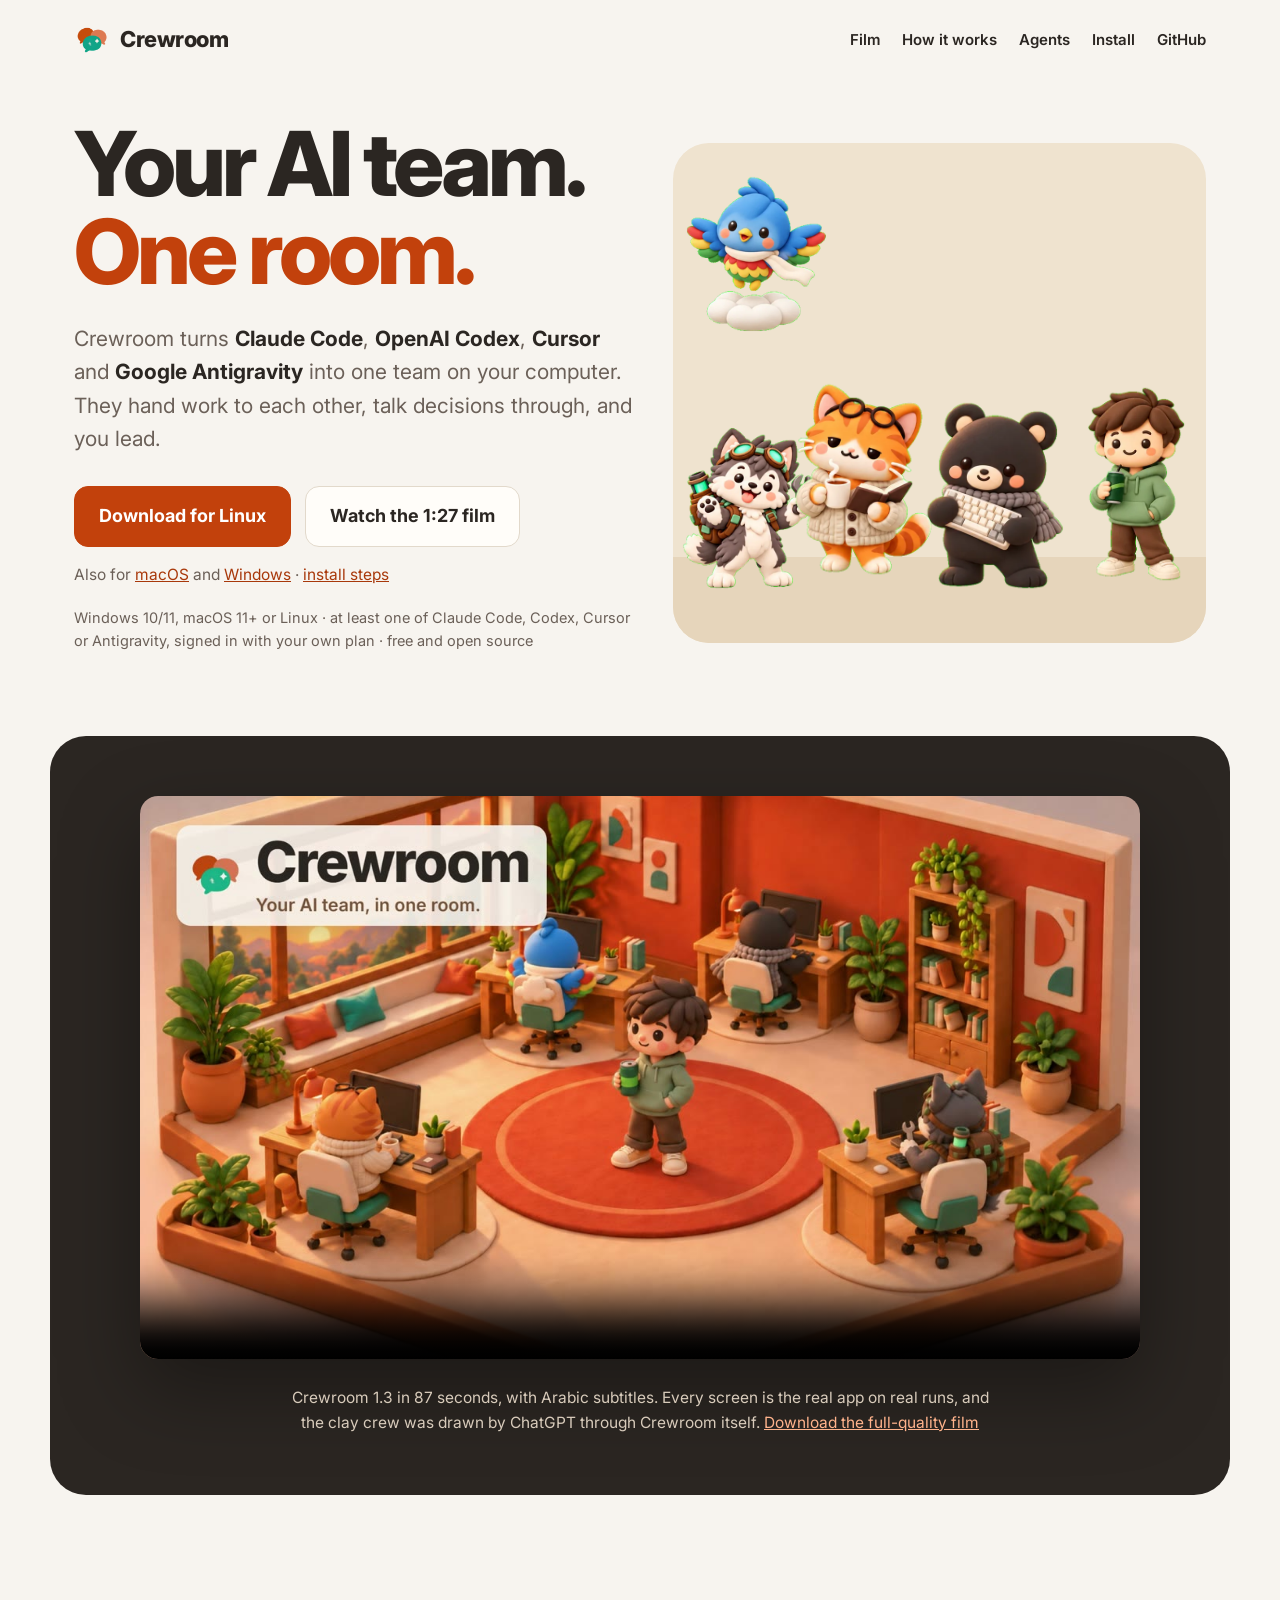
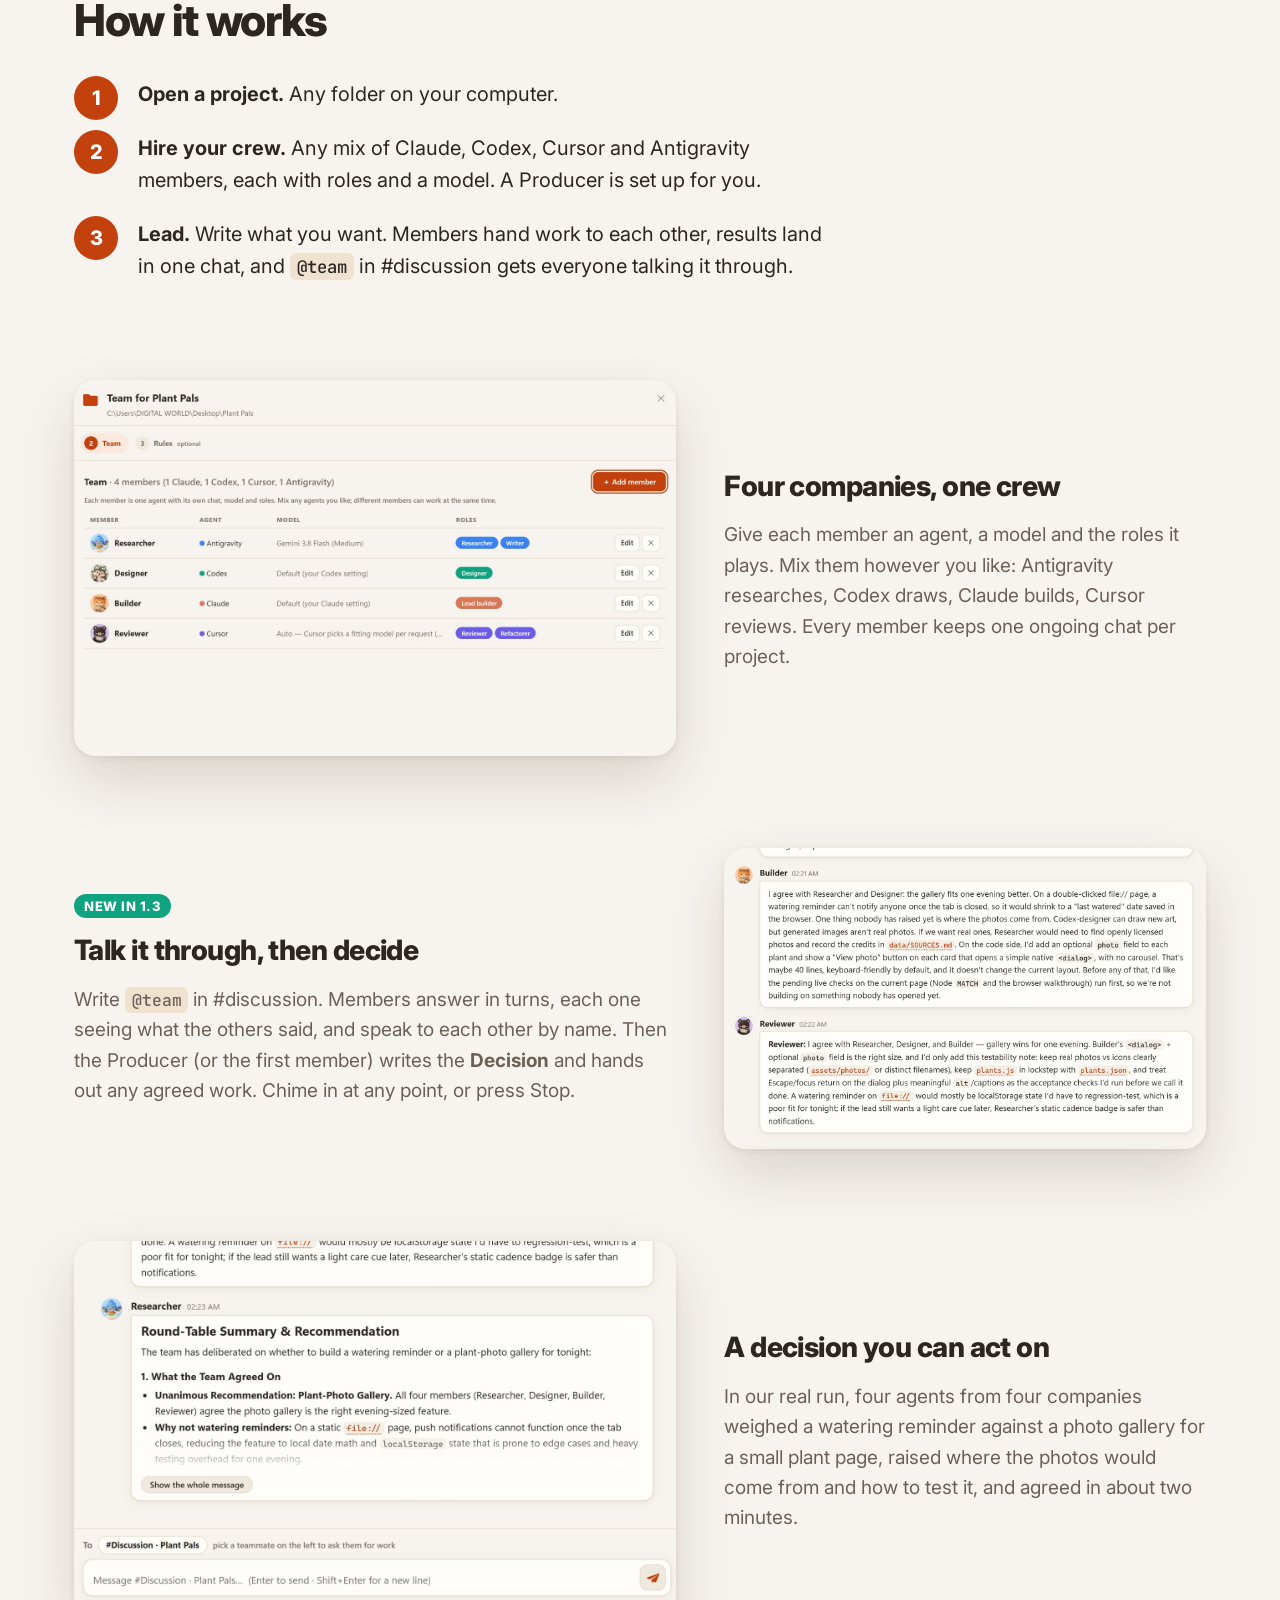
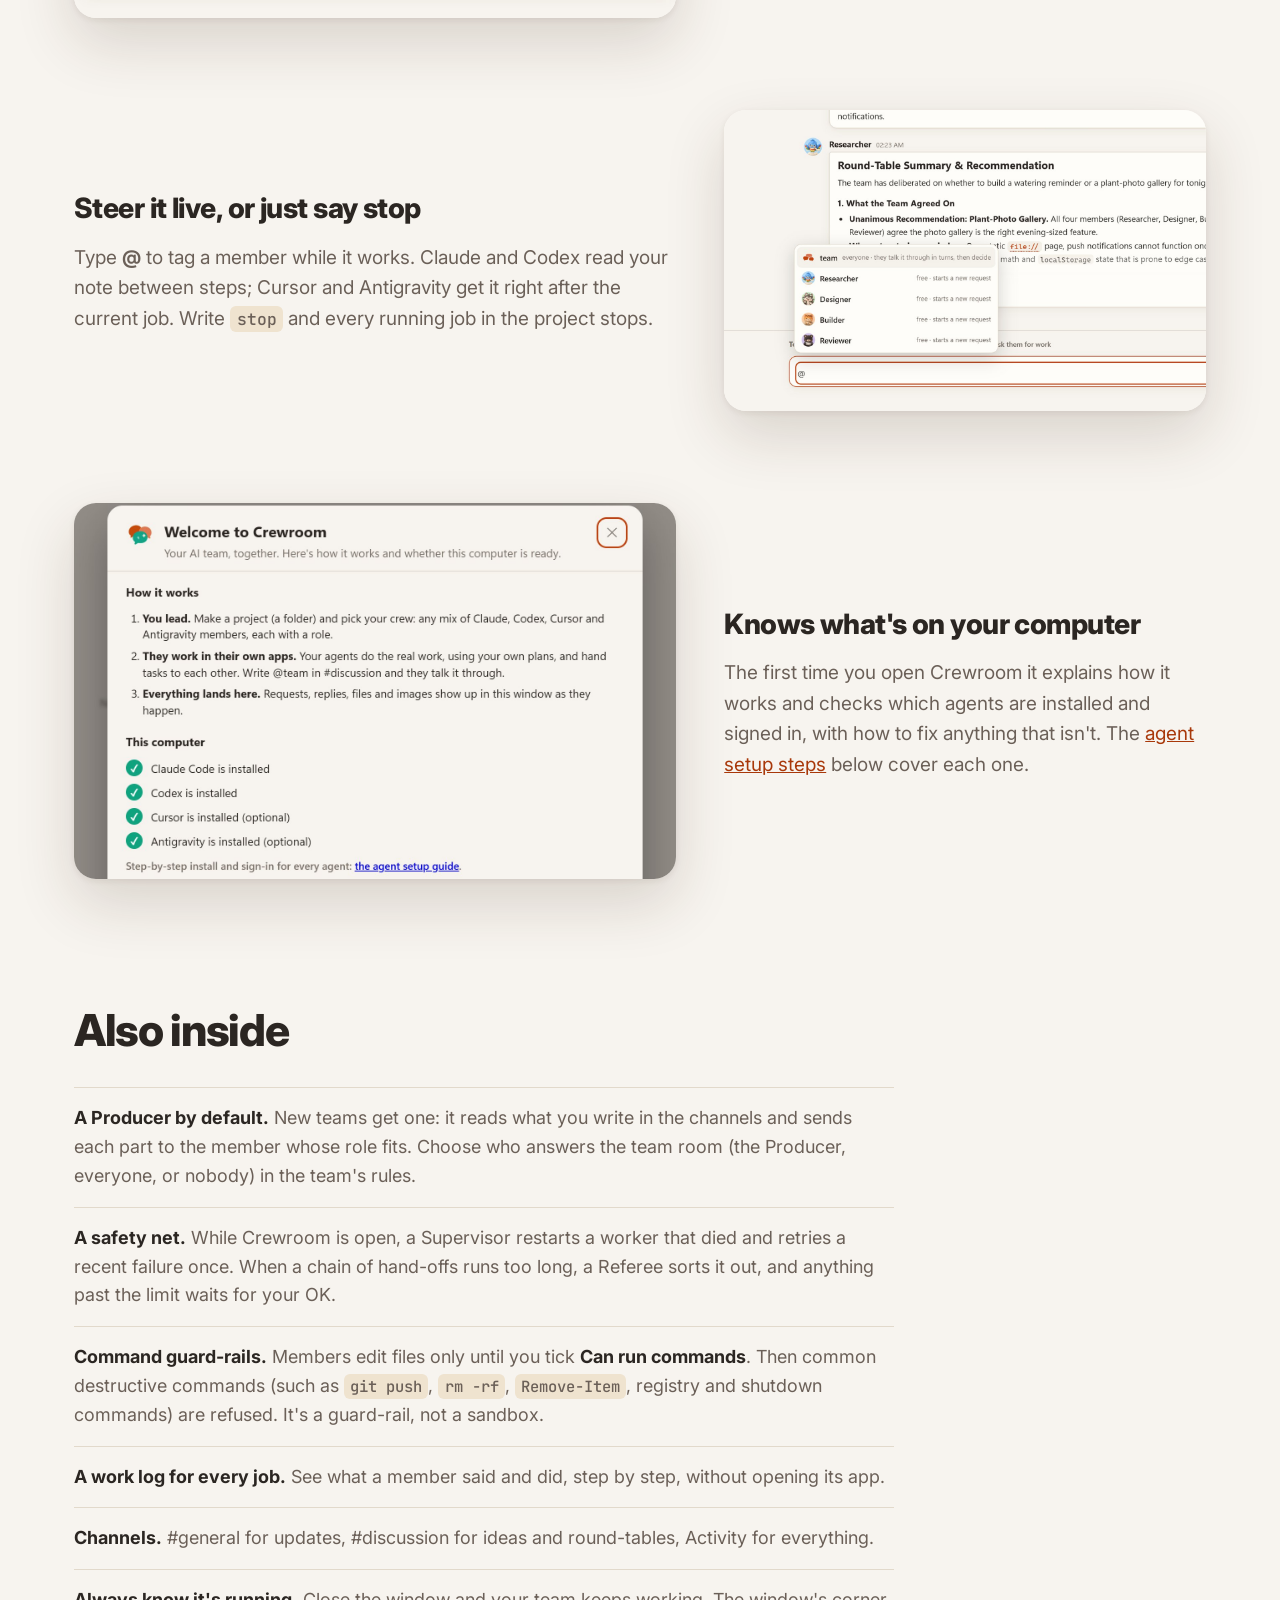
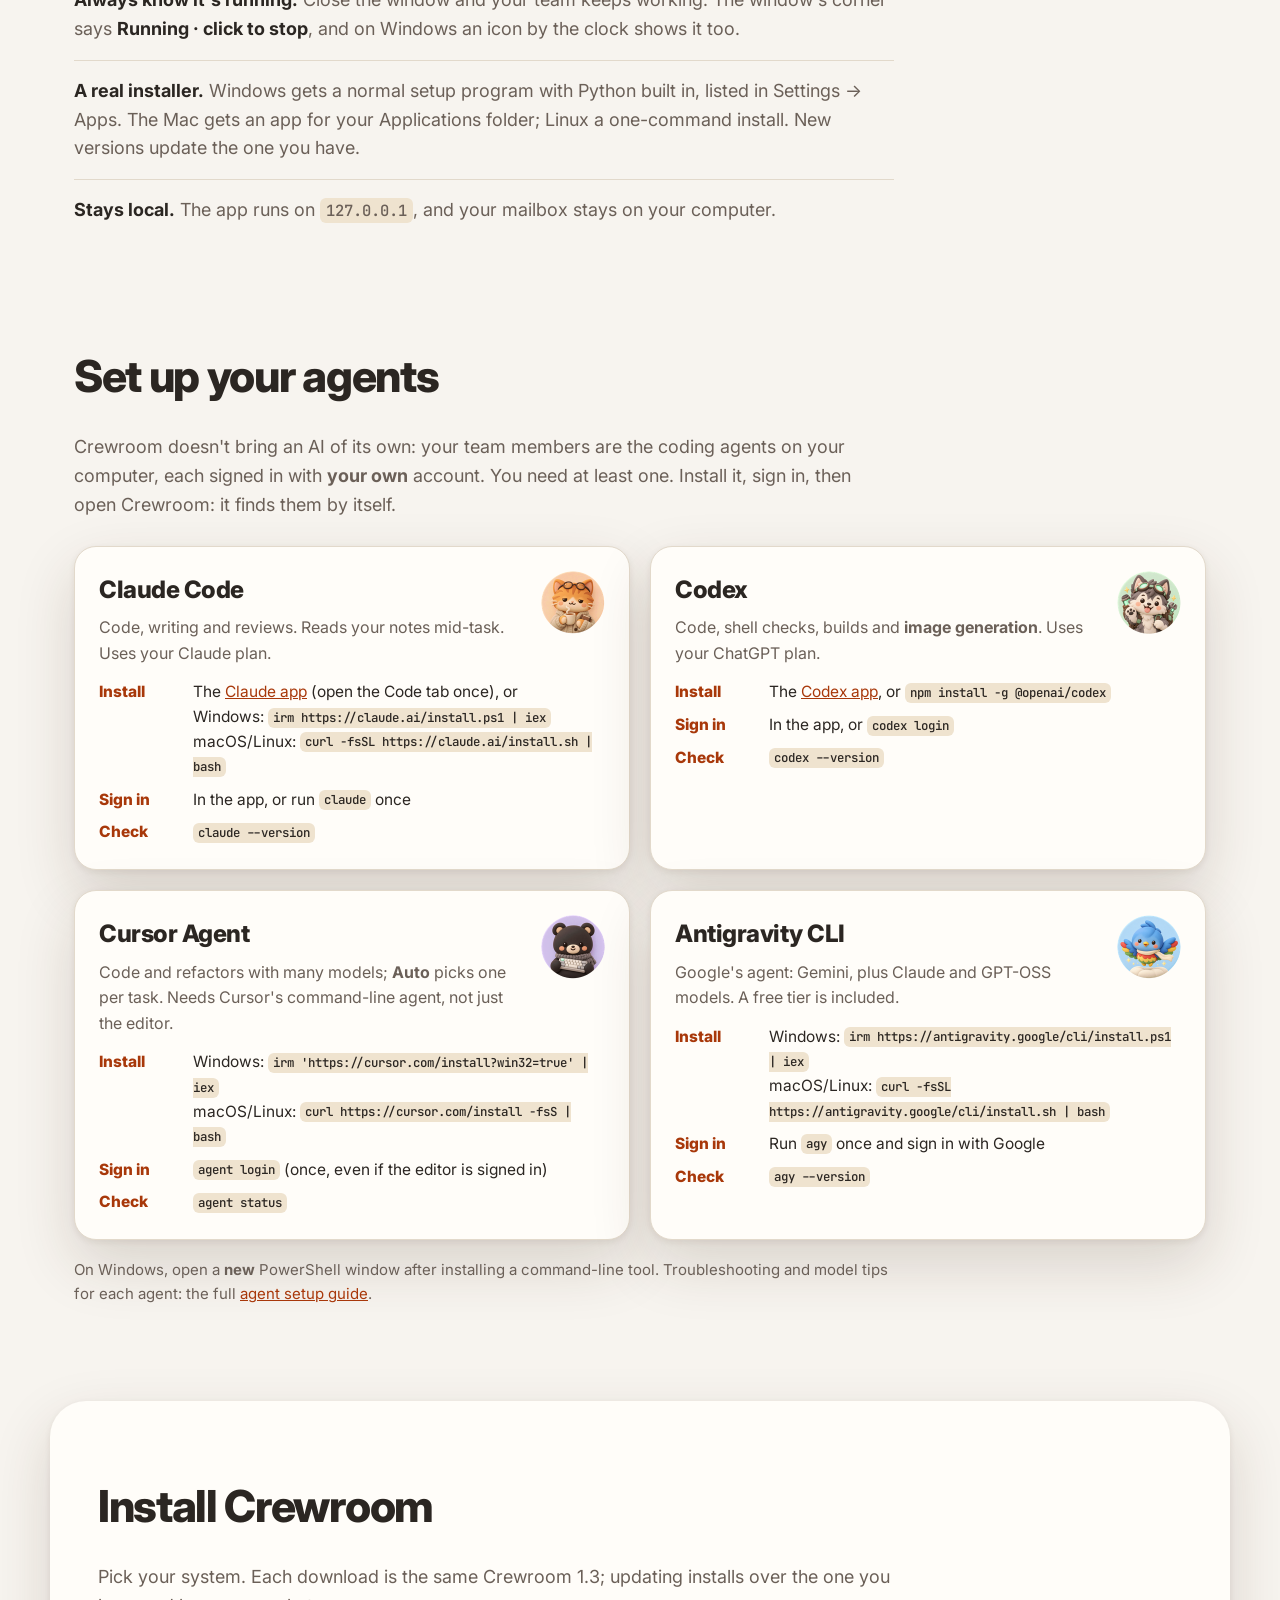
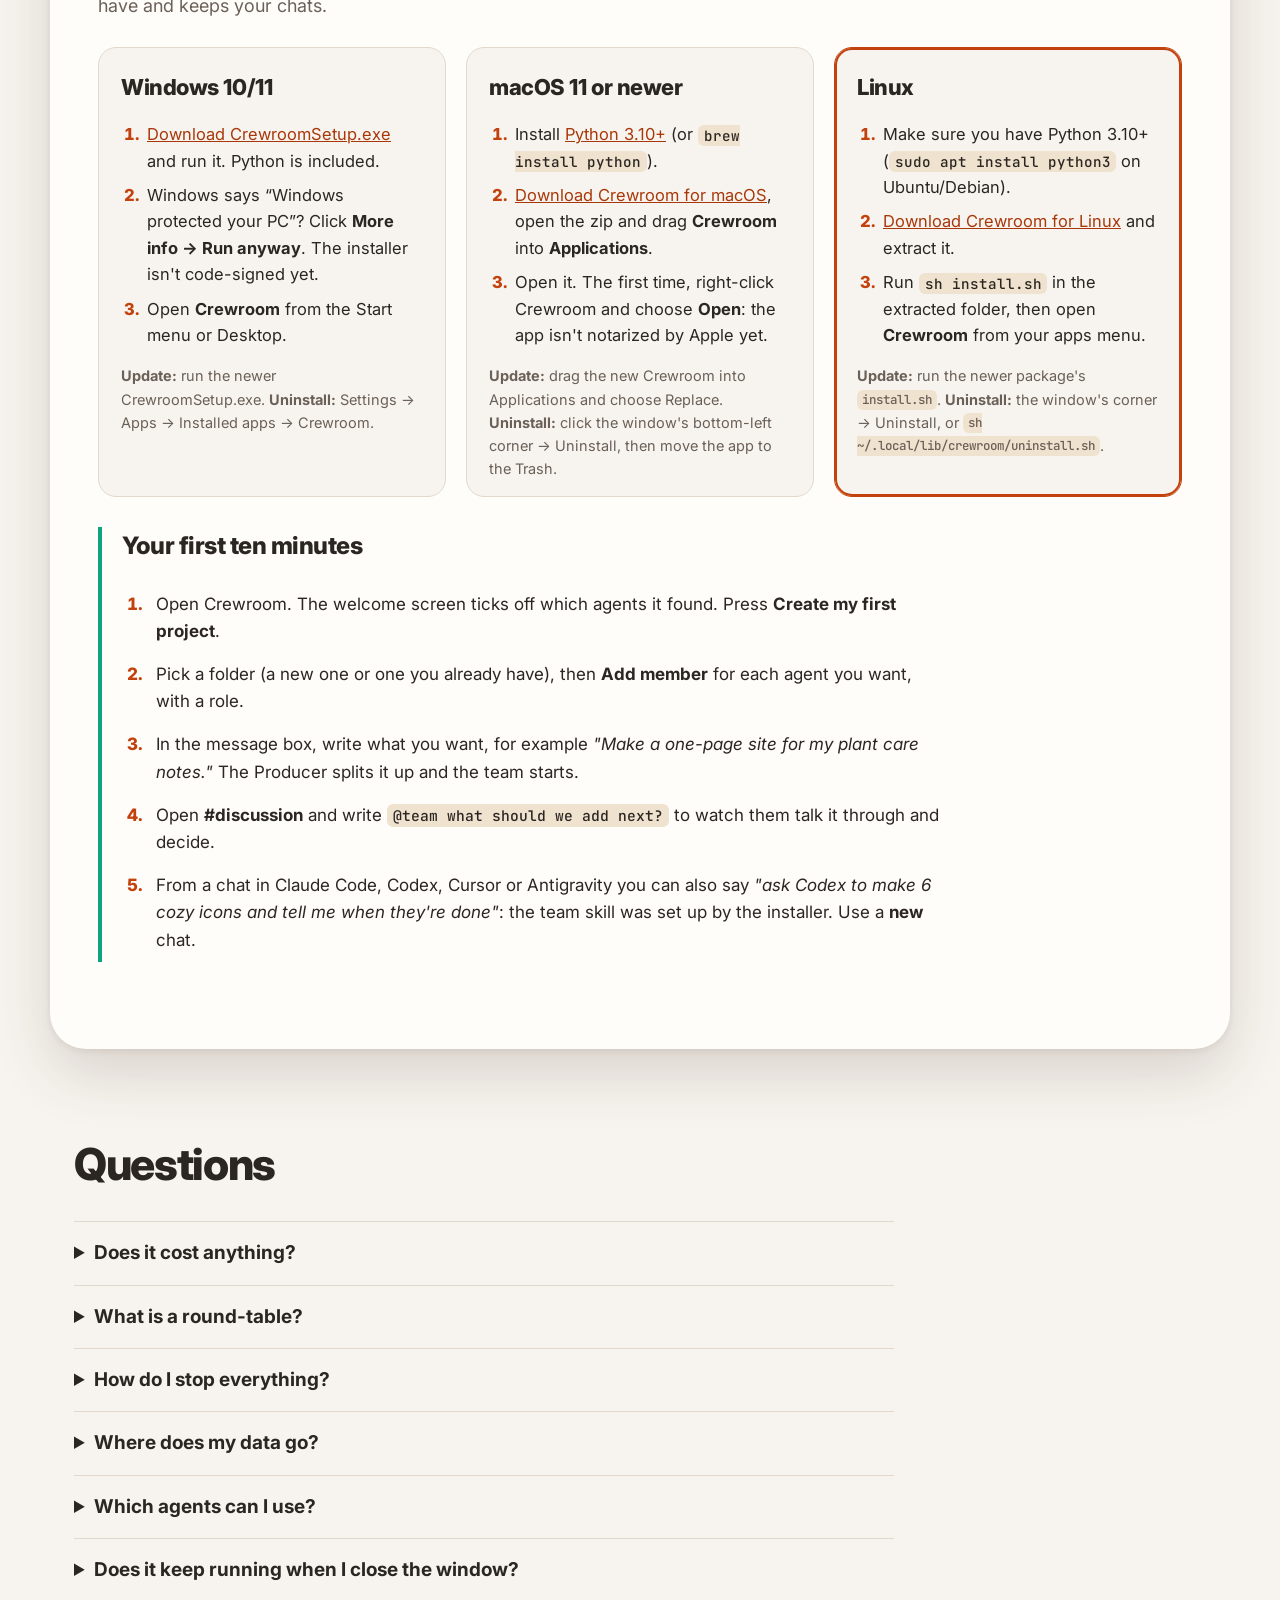
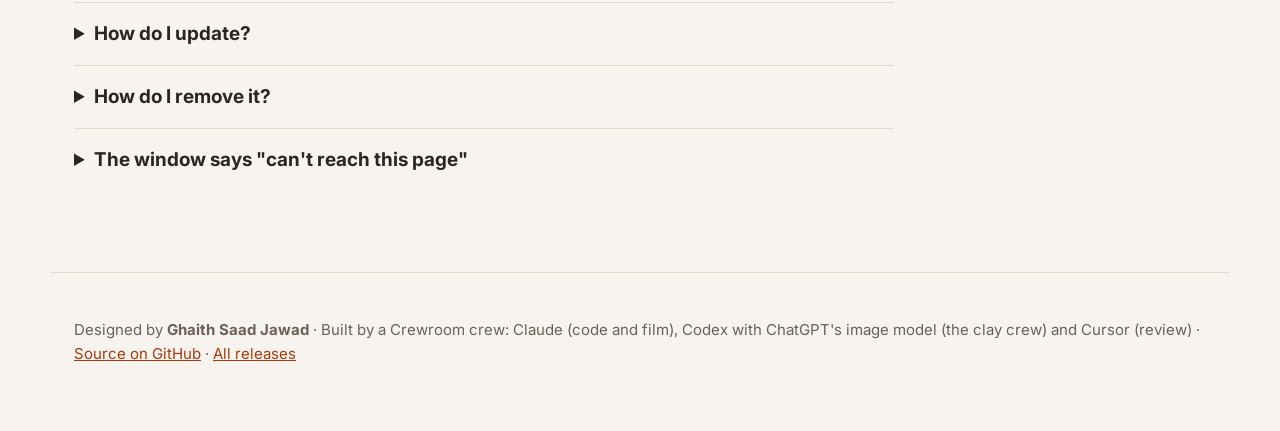
<file: docs/index.html>
<!doctype html>
<html lang="en">
<head>
  <meta charset="utf-8">
  <meta name="viewport" content="width=device-width, initial-scale=1">
  <title>Crewroom: your AI team, in one room</title>
  <meta name="description" content="Crewroom turns Claude Code, OpenAI Codex, Cursor and Google Antigravity into one team on your computer: Windows, macOS or Linux. They hand work to each other, talk decisions through, and you lead.">
  <link rel="canonical" href="https://karthus3560.github.io/crewroom/">
  <meta property="og:type" content="website">
  <meta property="og:site_name" content="Crewroom">
  <meta property="og:title" content="Crewroom: your AI team. One room.">
  <meta property="og:description" content="Claude, Codex, Cursor and Antigravity as one team on your computer. They hand work to each other, talk it through, and you lead.">
  <meta property="og:url" content="https://karthus3560.github.io/crewroom/">
  <meta property="og:image" content="https://karthus3560.github.io/crewroom/assets/share-cover.png">
  <meta property="og:image:width" content="1200">
  <meta property="og:image:height" content="630">
  <meta property="og:image:alt" content="The clay crew (a cat, a husky, a bear, a rainbow bird and a boy in a green hoodie) around a laptop, next to the words Crewroom: your AI team, one room.">
  <meta name="twitter:card" content="summary_large_image">
  <meta name="twitter:image" content="https://karthus3560.github.io/crewroom/assets/share-cover.png">
  <meta name="theme-color" content="#f7f4ef">
  <meta name="color-scheme" content="light">
  <link rel="icon" href="assets/icon.png">
  <link rel="preconnect" href="https://fonts.googleapis.com">
  <link rel="preconnect" href="https://fonts.gstatic.com" crossorigin>
  <link href="https://fonts.googleapis.com/css2?family=Inter:wght@400;500;600;700;800&family=JetBrains+Mono:wght@500&display=swap" rel="stylesheet">
  <link rel="stylesheet" href="styles.css">
</head>
<body>
  <a class="skip" href="#install">Skip to install</a>
  <header class="top">
    <a class="brand" href="#"><img src="assets/logo-mark.png" alt="" width="36" height="36">Crewroom</a>
    <nav><a href="#video">Film</a><a href="#how">How it works</a><a href="#agents">Agents</a><a href="#install">Install</a><a href="https://github.com/Karthus3560/crewroom">GitHub</a></nav>
  </header>

  <main>
    <section class="hero">
      <div class="hero-text">
        <h1>Your AI team.<br><em>One room.</em></h1>
        <p class="lede">Crewroom turns <b>Claude Code</b>, <b>OpenAI Codex</b>, <b>Cursor</b> and <b>Google Antigravity</b> into one team on your computer. They hand work to each other, talk decisions through, and you lead.</p>
        <div class="cta">
          <a class="btn primary" id="download" href="https://github.com/Karthus3560/crewroom/releases/latest/download/CrewroomSetup.exe">Download for Windows</a>
          <a class="btn" href="#video">Watch the 1:27 film</a>
        </div>
        <p class="platforms">Also for <a href="https://github.com/Karthus3560/crewroom/releases/latest/download/Crewroom-macOS.zip" data-os="mac">macOS</a> and <a href="https://github.com/Karthus3560/crewroom/releases/latest/download/crewroom-linux.tar.gz" data-os="linux">Linux</a> · <a href="#install">install steps</a></p>
        <p class="needs">Windows 10/11, macOS 11+ or Linux · at least one of Claude Code, Codex, Cursor or Antigravity, signed in with your own plan · free and open source</p>
      </div>
      <div class="hero-crew" aria-label="The clay crew: Antigravity, Codex, Claude, Cursor and you">
        <span class="sprite antigravity" role="img" aria-label="A rainbow bird (Antigravity) flapping on a cloud"></span>
        <span class="sprite codex" role="img" aria-label="A husky (Codex) waving a wrench"></span>
        <span class="sprite claude" role="img" aria-label="A cat (Claude) sipping coffee over a book"></span>
        <span class="sprite cursor" role="img" aria-label="A black bear (Cursor) typing on a keyboard"></span>
        <span class="sprite you" role="img" aria-label="You, the lead, a boy in a green hoodie, waving"></span>
      </div>
    </section>

    <section id="video" class="video-band">
      <video controls preload="metadata" poster="assets/video-poster.jpg" playsinline>
        <source src="assets/crewroom-720p.mp4" type="video/mp4">
        <track kind="subtitles" src="assets/crewroom-en.vtt" srclang="en" label="English">
      </video>
      <p class="caption">Crewroom 1.3 in 87 seconds, with Arabic subtitles. Every screen is the real app on real runs, and the clay crew was drawn by ChatGPT through Crewroom itself. <a href="https://github.com/Karthus3560/crewroom/releases/latest/download/crewroom-launch.mp4">Download the full-quality film</a></p>
    </section>

    <section id="how" class="how">
      <h2>How it works</h2>
      <ol class="steps">
        <li><b>Open a project.</b> Any folder on your computer.</li>
        <li><b>Hire your crew.</b> Any mix of Claude, Codex, Cursor and Antigravity members, each with roles and a model. A Producer is set up for you.</li>
        <li><b>Lead.</b> Write what you want. Members hand work to each other, results land in one chat, and <code>@team</code> in #discussion gets everyone talking it through.</li>
      </ol>
    </section>

    <section class="story">
      <div class="shot"><img src="assets/shots/team.jpg" alt="The team dialog for a project called Plant Pals: four members, a Researcher on Antigravity, a Designer on Codex, a Builder on Claude and a Reviewer on Cursor, each with a model and roles"></div>
      <div class="words">
        <h3>Four companies, one crew</h3>
        <p>Give each member an agent, a model and the roles it plays. Mix them however you like: Antigravity researches, Codex draws, Claude builds, Cursor reviews. Every member keeps one ongoing chat per project.</p>
      </div>
    </section>

    <section class="story flip">
      <div class="shot"><img src="assets/shots/roundtable.jpg" alt="The Discussion channel during a round-table: the Builder and the Reviewer answer each other by name, and a banner says Researcher is writing the decision, with a Stop button"></div>
      <div class="words">
        <span class="new">New in 1.3</span>
        <h3>Talk it through, then decide</h3>
        <p>Write <code>@team</code> in #discussion. Members answer in turns, each one seeing what the others said, and speak to each other by name. Then the Producer (or the first member) writes the <b>Decision</b> and hands out any agreed work. Chime in at any point, or press Stop.</p>
      </div>
    </section>

    <section class="story">
      <div class="shot"><img src="assets/shots/decision.jpg" alt="The Researcher's Round-Table Summary and Recommendation: the four members unanimously recommend a plant-photo gallery, with the reasons"></div>
      <div class="words">
        <h3>A decision you can act on</h3>
        <p>In our real run, four agents from four companies weighed a watering reminder against a photo gallery for a small plant page, raised where the photos would come from and how to test it, and agreed in about two minutes.</p>
      </div>
    </section>

    <section class="story flip">
      <div class="shot"><img src="assets/shots/mention.jpg" alt="The message box with the mention picker open: team (everyone, they talk it through in turns, then decide) and each member with whether it is free"></div>
      <div class="words">
        <h3>Steer it live, or just say stop</h3>
        <p>Type <b>@</b> to tag a member while it works. Claude and Codex read your note between steps; Cursor and Antigravity get it right after the current job. Write <code>stop</code> and every running job in the project stops.</p>
      </div>
    </section>

    <section class="story">
      <div class="shot"><img src="assets/shots/welcome.jpg" alt="The Welcome to Crewroom dialog: how it works, and This computer with green ticks for Claude Code, Codex, Cursor and Antigravity, plus a link to the agent setup guide"></div>
      <div class="words">
        <h3>Knows what's on your computer</h3>
        <p>The first time you open Crewroom it explains how it works and checks which agents are installed and signed in, with how to fix anything that isn't. The <a href="#agents">agent setup steps</a> below cover each one.</p>
      </div>
    </section>

    <section class="more">
      <h2>Also inside</h2>
      <ul>
        <li><b>A Producer by default.</b> New teams get one: it reads what you write in the channels and sends each part to the member whose role fits. Choose who answers the team room (the Producer, everyone, or nobody) in the team's rules.</li>
        <li><b>A safety net.</b> While Crewroom is open, a Supervisor restarts a worker that died and retries a recent failure once. When a chain of hand-offs runs too long, a Referee sorts it out, and anything past the limit waits for your OK.</li>
        <li><b>Command guard-rails.</b> Members edit files only until you tick <b>Can run commands</b>. Then common destructive commands (such as <code>git push</code>, <code>rm -rf</code>, <code>Remove-Item</code>, registry and shutdown commands) are refused. It's a guard-rail, not a sandbox.</li>
        <li><b>A work log for every job.</b> See what a member said and did, step by step, without opening its app.</li>
        <li><b>Channels.</b> #general for updates, #discussion for ideas and round-tables, Activity for everything.</li>
        <li><b>Always know it's running.</b> Close the window and your team keeps working. The window's corner says <b>Running · click to stop</b>, and on Windows an icon by the clock shows it too.</li>
        <li><b>A real installer.</b> Windows gets a normal setup program with Python built in, listed in Settings → Apps. The Mac gets an app for your Applications folder; Linux a one-command install. New versions update the one you have.</li>
        <li><b>Stays local.</b> The app runs on <code>127.0.0.1</code>, and your mailbox stays on your computer.</li>
      </ul>
    </section>

    <section id="agents" class="agents">
      <h2>Set up your agents</h2>
      <p class="first">Crewroom doesn't bring an AI of its own: your team members are the coding agents on your computer, each signed in with <b>your own</b> account. You need at least one. Install it, sign in, then open Crewroom: it finds them by itself.</p>
      <div class="agent-grid">
        <div class="agent">
          <img src="assets/sprites/claude-face.png" alt="" width="64" height="64">
          <h3>Claude Code</h3>
          <p class="what">Code, writing and reviews. Reads your notes mid-task. Uses your Claude plan.</p>
          <dl>
            <dt>Install</dt><dd>The <a href="https://claude.ai/download">Claude app</a> (open the Code tab once), or<br>Windows: <code>irm https://claude.ai/install.ps1 | iex</code><br>macOS/Linux: <code>curl -fsSL https://claude.ai/install.sh | bash</code></dd>
            <dt>Sign in</dt><dd>In the app, or run <code>claude</code> once</dd>
            <dt>Check</dt><dd><code>claude --version</code></dd>
          </dl>
        </div>
        <div class="agent">
          <img src="assets/sprites/codex-face.png" alt="" width="64" height="64">
          <h3>Codex</h3>
          <p class="what">Code, shell checks, builds and <b>image generation</b>. Uses your ChatGPT plan.</p>
          <dl>
            <dt>Install</dt><dd>The <a href="https://chatgpt.com/codex">Codex app</a>, or <code>npm install -g @openai/codex</code></dd>
            <dt>Sign in</dt><dd>In the app, or <code>codex login</code></dd>
            <dt>Check</dt><dd><code>codex --version</code></dd>
          </dl>
        </div>
        <div class="agent">
          <img src="assets/sprites/cursor-face.png" alt="" width="64" height="64">
          <h3>Cursor Agent</h3>
          <p class="what">Code and refactors with many models; <b>Auto</b> picks one per task. Needs Cursor's command-line agent, not just the editor.</p>
          <dl>
            <dt>Install</dt><dd>Windows: <code>irm 'https://cursor.com/install?win32=true' | iex</code><br>macOS/Linux: <code>curl https://cursor.com/install -fsS | bash</code></dd>
            <dt>Sign in</dt><dd><code>agent login</code> (once, even if the editor is signed in)</dd>
            <dt>Check</dt><dd><code>agent status</code></dd>
          </dl>
        </div>
        <div class="agent">
          <img src="assets/sprites/antigravity-face.png" alt="" width="64" height="64">
          <h3>Antigravity CLI</h3>
          <p class="what">Google's agent: Gemini, plus Claude and GPT-OSS models. A free tier is included.</p>
          <dl>
            <dt>Install</dt><dd>Windows: <code>irm https://antigravity.google/cli/install.ps1 | iex</code><br>macOS/Linux: <code>curl -fsSL https://antigravity.google/cli/install.sh | bash</code></dd>
            <dt>Sign in</dt><dd>Run <code>agy</code> once and sign in with Google</dd>
            <dt>Check</dt><dd><code>agy --version</code></dd>
          </dl>
        </div>
      </div>
      <p class="small-note">On Windows, open a <b>new</b> PowerShell window after installing a command-line tool. Troubleshooting and model tips for each agent: the full <a href="https://github.com/Karthus3560/crewroom/blob/main/AGENTS-SETUP.md">agent setup guide</a>.</p>
    </section>

    <section id="install" class="install">
      <h2>Install Crewroom</h2>
      <p class="first">Pick your system. Each download is the same Crewroom 1.3; updating installs over the one you have and keeps your chats.</p>
      <div class="systems">
        <div class="system" id="windows">
          <h3>Windows 10/11</h3>
          <ol>
            <li><a href="https://github.com/Karthus3560/crewroom/releases/latest/download/CrewroomSetup.exe">Download CrewroomSetup.exe</a> and run it. Python is included.</li>
            <li>Windows says “Windows protected your PC”? Click <b>More info → Run anyway</b>. The installer isn't code-signed yet.</li>
            <li>Open <b>Crewroom</b> from the Start menu or Desktop.</li>
          </ol>
          <p class="small"><b>Update:</b> run the newer CrewroomSetup.exe. <b>Uninstall:</b> Settings → Apps → Installed apps → Crewroom.</p>
        </div>
        <div class="system" id="macos">
          <h3>macOS 11 or newer</h3>
          <ol>
            <li>Install <a href="https://www.python.org/downloads/macos/">Python 3.10+</a> (or <code>brew install python</code>).</li>
            <li><a href="https://github.com/Karthus3560/crewroom/releases/latest/download/Crewroom-macOS.zip">Download Crewroom for macOS</a>, open the zip and drag <b>Crewroom</b> into <b>Applications</b>.</li>
            <li>Open it. The first time, right-click Crewroom and choose <b>Open</b>: the app isn't notarized by Apple yet.</li>
          </ol>
          <p class="small"><b>Update:</b> drag the new Crewroom into Applications and choose Replace. <b>Uninstall:</b> click the window's bottom-left corner → Uninstall, then move the app to the Trash.</p>
        </div>
        <div class="system" id="linux">
          <h3>Linux</h3>
          <ol>
            <li>Make sure you have Python 3.10+ (<code>sudo apt install python3</code> on Ubuntu/Debian).</li>
            <li><a href="https://github.com/Karthus3560/crewroom/releases/latest/download/crewroom-linux.tar.gz">Download Crewroom for Linux</a> and extract it.</li>
            <li>Run <code>sh install.sh</code> in the extracted folder, then open <b>Crewroom</b> from your apps menu.</li>
          </ol>
          <p class="small"><b>Update:</b> run the newer package's <code>install.sh</code>. <b>Uninstall:</b> the window's corner → Uninstall, or <code>sh ~/.local/lib/crewroom/uninstall.sh</code>.</p>
        </div>
      </div>
      <div class="first-run">
        <h3>Your first ten minutes</h3>
        <ol>
          <li>Open Crewroom. The welcome screen ticks off which agents it found. Press <b>Create my first project</b>.</li>
          <li>Pick a folder (a new one or one you already have), then <b>Add member</b> for each agent you want, with a role.</li>
          <li>In the message box, write what you want, for example <i>"Make a one-page site for my plant care notes."</i> The Producer splits it up and the team starts.</li>
          <li>Open <b>#discussion</b> and write <code>@team what should we add next?</code> to watch them talk it through and decide.</li>
          <li>From a chat in Claude Code, Codex, Cursor or Antigravity you can also say <i>"ask Codex to make 6 cozy icons and tell me when they're done"</i>: the team skill was set up by the installer. Use a <b>new</b> chat.</li>
        </ol>
      </div>
    </section>

    <section class="faq">
      <h2>Questions</h2>
      <details><summary>Does it cost anything?</summary><p>Crewroom itself is free and open source (MIT). The agents use <b>your own</b> Claude, ChatGPT, Cursor and Google plans, the same as when you use them directly. Antigravity has a free tier with weekly limits.</p></details>
      <details><summary>What is a round-table?</summary><p>Write <code>@team</code> (or <code>@everyone</code>) in #discussion. Each member answers in turn for one to three rounds (set in the team's rules), seeing what the others said, and then the Producer, or the first member if there is none, writes the decision. Every turn is a normal request you can open, and a member that fails is skipped. Outside #discussion, <code>@team</code> asks everyone at once.</p></details>
      <details><summary>How do I stop everything?</summary><p>Write <code>stop</code> in the project's channel: every running job in that project stops. A round-table has its own Stop button. To stop Crewroom itself, click the window's bottom-left corner, or run <code>team stop</code>.</p></details>
      <details><summary>Where does my data go?</summary><p>The app and its mailbox stay on your computer: <code>%USERPROFILE%\.crewroom</code> on Windows, <code>~/Library/Application Support/Crewroom</code> on macOS and <code>~/.local/share/crewroom</code> on Linux, with full agent logs in its <code>logs</code> folder. Agents send their work to their own providers (Anthropic, OpenAI, Cursor, Google) as usual. Creating or editing a team writes <code>TEAM.md</code>, creates or appends to <code>AGENTS.md</code> and <code>CLAUDE.md</code>, and may copy shared skills into <code>.claude/skills</code> and <code>.agents/skills</code> in your project folder.</p></details>
      <details><summary>Which agents can I use?</summary><p>Claude Code, Codex, Cursor Agent and the Antigravity CLI, in any mix and any number. One is enough; hand-offs and round-tables shine with two or more. See <a href="#agents">Set up your agents</a>.</p></details>
      <details><summary>Does it keep running when I close the window?</summary><p>Yes, on purpose: your team can finish what they're doing. You can always see it. In the window the bottom-left corner says <b>Running · click to stop</b>, and on Windows there's a Crewroom icon by the clock (hover for what's happening, right-click to stop). <code>team status</code> and <code>team stop</code> work too.</p></details>
      <details><summary>How do I update?</summary><p>Install the new version the same way you installed the first one. It finds the Crewroom you have, closes it and replaces it, so you always have one Crewroom. Your chats are kept.</p></details>
      <details><summary>How do I remove it?</summary><p>Windows: Settings → Apps → Installed apps → Crewroom → Uninstall. macOS: the window's bottom-left corner → Uninstall, then move the app to the Trash. Linux: the same corner → Uninstall. Uninstalling removes the program, its shortcut and the team skill, and keeps your chats.</p></details>
      <details><summary>The window says "can't reach this page"</summary><p>The local server didn't start. Look at <code>logs/server.log</code> in your data folder (see above). Another program may be using port 47800.</p></details>
    </section>
  </main>

  <footer>
    <p>Designed by <b>Ghaith Saad Jawad</b> · Built by a Crewroom crew: Claude (code and film), Codex with ChatGPT's image model (the clay crew) and Cursor (review) · <a href="https://github.com/Karthus3560/crewroom">Source on GitHub</a> · <a href="https://github.com/Karthus3560/crewroom/releases">All releases</a></p>
  </footer>
  <script src="download.js"></script>
</body>
</html>
</file>
<file: docs/styles.css>
:root {
  --bg: #f7f4ef; --panel: #fffdf9; --sand: #efe3cf; --ink: #2b2622; --muted: #6b6058;
  --line: #e2d9cb; --accent: #c2410c; --accent-ink: #a8380a; --teal: #10a37f;
  --radius: 22px; --shadow: 0 2px 6px rgba(60,40,20,.08), 0 24px 60px rgba(60,40,20,.16);
}
* { box-sizing: border-box; }
html { scroll-behavior: smooth; }
body { margin: 0; background: var(--bg); color: var(--ink); font: 400 18px/1.6 Inter, "Segoe UI", system-ui, sans-serif; -webkit-font-smoothing: antialiased; }
a { color: var(--accent-ink); }
a:focus-visible, summary:focus-visible, video:focus-visible { outline: 3px solid var(--accent); outline-offset: 3px; border-radius: 8px; }
code { font: 500 .86em "JetBrains Mono", Consolas, monospace; background: var(--sand); padding: .12em .4em; border-radius: 6px; }
.skip { position: absolute; left: -999px; }
.skip:focus { left: 16px; top: 12px; background: var(--panel); padding: 8px 14px; border-radius: 10px; z-index: 10; }

.top { display: flex; align-items: center; justify-content: space-between; max-width: 1180px; margin: 0 auto; padding: 22px 24px; }
.brand { display: flex; align-items: center; gap: 10px; font-weight: 800; font-size: 22px; letter-spacing: -.02em; color: var(--ink); text-decoration: none; }
.top nav { display: flex; gap: 22px; }
.top nav a { color: var(--ink); text-decoration: none; font-weight: 600; font-size: 15px; }
.top nav a:hover { color: var(--accent); }

main { max-width: 1180px; margin: 0 auto; padding: 0 24px; }
h1 { font-weight: 800; font-size: clamp(48px, 7vw, 92px); line-height: .98; letter-spacing: -.045em; margin: 0; }
h1 em { font-style: normal; color: var(--accent); }
h2 { font-weight: 800; font-size: clamp(30px, 4vw, 44px); letter-spacing: -.03em; margin: 0 0 22px; }
h3 { font-weight: 800; font-size: 28px; letter-spacing: -.02em; margin: 0 0 12px; }

.hero { display: grid; grid-template-columns: 1.05fr 1fr; gap: 40px; align-items: center; padding: 40px 0 70px; }
.lede { font-size: 21px; color: var(--muted); max-width: 560px; margin: 26px 0 30px; }
.lede b { color: var(--ink); }
.cta { display: flex; flex-wrap: wrap; gap: 14px; }
.btn { display: inline-block; padding: 15px 24px; border-radius: 14px; font-weight: 700; text-decoration: none; color: var(--ink);
  background: var(--panel); border: 1px solid var(--line); }
.btn:hover { border-color: var(--ink); }
.btn.primary { background: var(--accent); color: #fff; border-color: var(--accent); }
.btn.primary:hover { background: var(--accent-ink); }
.needs { font-size: 14.5px; color: var(--muted); margin-top: 18px; }

/* the clay crew: ChatGPT's sprite strips, stepped at 2 poses a second, forward then back */
.hero-crew { position: relative; height: 500px; background: var(--sand); border-radius: 36px; overflow: hidden; }
.hero-crew::after { content: ""; position: absolute; left: 0; right: 0; bottom: 0; height: 86px; background: #e6d5bb; }
.sprite { position: absolute; bottom: 52px; z-index: 1; background-repeat: no-repeat; background-size: 800% 100%;
  animation: pose 3.5s steps(7) infinite alternate; }
@keyframes pose { from { background-position: 0 0; } to { background-position: 100% 0; } }
.sprite.antigravity { left: 2%; top: 6%; bottom: auto; width: 27%; aspect-ratio: 330 / 369; background-image: url(assets/sprites/antigravity.webp); animation-delay: -.8s; }
.sprite.codex { left: -3%; width: 31%; aspect-ratio: 366 / 379; background-image: url(assets/sprites/codex.webp); animation-delay: -.3s; }
.sprite.claude { left: 22%; width: 27%; aspect-ratio: 329 / 447; background-image: url(assets/sprites/claude.webp); animation-delay: -.5s; bottom: 66px; z-index: 2; }
.sprite.cursor { left: 47%; width: 27%; aspect-ratio: 330 / 451; background-image: url(assets/sprites/cursor.webp); animation-delay: -1s; }
.sprite.you { right: 0; width: 25%; aspect-ratio: 303 / 451; background-image: url(assets/sprites/you.webp); animation-delay: -1.5s; bottom: 60px; z-index: 2; }
@media (prefers-reduced-motion: reduce) { .sprite { animation: none; } html { scroll-behavior: auto; } }

.video-band { margin: 0 -24px; padding: 60px 24px; background: var(--ink); border-radius: 36px; text-align: center; }
.video-band video { width: 100%; max-width: 1000px; border-radius: 18px; background: #000; box-shadow: 0 30px 80px rgba(0,0,0,.35); }
.video-band .caption { color: #d8cbbb; font-size: 15.5px; margin: 18px auto 0; max-width: 720px; }
.video-band a { color: #ffb38c; }

.how { padding: 90px 0 30px; }
.steps { list-style: none; padding: 0; margin: 0; counter-reset: s; max-width: 760px; }
.steps li { counter-increment: s; position: relative; padding: 0 0 22px 64px; font-size: 20px; }
.steps li::before { content: counter(s); position: absolute; left: 0; top: -2px; width: 44px; height: 44px; border-radius: 50%; background: var(--accent);
  color: #fff; font-weight: 800; display: grid; place-items: center; }

.story { display: grid; grid-template-columns: 1.25fr 1fr; gap: 48px; align-items: center; padding: 46px 0; }
.story.flip .shot { order: 2; }
.shot { border-radius: var(--radius); overflow: hidden; background: var(--panel); box-shadow: var(--shadow); aspect-ratio: 16 / 10; }
.shot img { width: 100%; height: 100%; object-fit: cover; object-position: 50% 0; display: block; }
.words p { color: var(--muted); font-size: 19px; margin: 0; }

.more { padding: 70px 0 20px; }
.more ul { list-style: none; padding: 0; margin: 0; max-width: 820px; }
.more li { padding: 16px 0; border-top: 1px solid var(--line); color: var(--muted); }
.more li b { color: var(--ink); }

.install { margin: 60px -24px 0; padding: 70px 48px; background: var(--panel); border-radius: 36px; box-shadow: var(--shadow); }
.install ol { padding-left: 26px; max-width: 820px; font-size: 19px; }
.install li { padding: 8px 0 8px 8px; }
.install li::marker { font-weight: 800; color: var(--accent); }
.try { font-size: 18px; color: var(--muted); border-left: 4px solid var(--teal); padding-left: 16px; max-width: 820px; }

.faq { padding: 80px 0 40px; max-width: 820px; }
.faq details { border-top: 1px solid var(--line); padding: 16px 0; }
.faq summary { font-weight: 700; cursor: pointer; font-size: 19px; }
.faq p { color: var(--muted); margin: 10px 0 0; }

/* downloads for every system */
.platforms { font-size: 15.5px; color: var(--muted); margin: 16px 0 0; }
.install .first { max-width: 820px; color: var(--muted); }
.systems { display: grid; grid-template-columns: repeat(3, 1fr); gap: 20px; margin: 26px 0 30px; }
.system { background: var(--bg); border: 1px solid var(--line); border-radius: 18px; padding: 22px 22px 16px; }
.system.here { border-color: var(--accent); box-shadow: 0 0 0 2px var(--accent) inset; }
.system h3 { font-size: 22px; }
.system ol { padding-left: 22px; font-size: 16.5px; margin: 0 0 12px; }
.system li { padding: 4px 0 4px 4px; }
.system .small { font-size: 14.5px; color: var(--muted); margin: 0; }
@media (max-width: 980px) { .systems { grid-template-columns: 1fr; } }

.new { display: inline-block; font: 800 13px Inter, sans-serif; letter-spacing: .04em; text-transform: uppercase; color: #fff;
  background: var(--teal); padding: 4px 10px; border-radius: 99px; margin-bottom: 10px; }

/* agents: install, sign in, check */
.agents { padding: 80px 0 20px; }
.agents .first { max-width: 820px; color: var(--muted); }
.agent-grid { display: grid; grid-template-columns: repeat(2, 1fr); gap: 20px; margin: 26px 0 18px; }
.agent { background: var(--panel); border: 1px solid var(--line); border-radius: 22px; padding: 24px; box-shadow: var(--shadow); }
.agent img { width: 64px; height: 64px; border-radius: 50%; float: right; margin: 0 0 8px 12px; }
.agent h3 { font-size: 24px; margin-bottom: 6px; }
.agent .what { color: var(--muted); font-size: 16px; margin: 0 0 14px; }
.agent dl { margin: 0; display: grid; grid-template-columns: 82px 1fr; gap: 8px 12px; font-size: 15.5px; }
.agent dt { font-weight: 800; color: var(--accent-ink); }
.agent dd { margin: 0; overflow-wrap: anywhere; }
.agent code { font-size: .8em; }
.small-note { font-size: 15px; color: var(--muted); max-width: 820px; }
.first-run { border-left: 4px solid var(--teal); padding-left: 20px; max-width: 860px; }
.first-run h3 { font-size: 24px; }
.first-run ol { font-size: 17px; }
@media (max-width: 860px) { .agent-grid { grid-template-columns: 1fr; } }

footer { max-width: 1180px; margin: 40px auto 0; padding: 30px 24px 50px; border-top: 1px solid var(--line); color: var(--muted); font-size: 15px; }

@media (max-width: 860px) {
  body { font-size: 17px; }
  .top nav a:not(:last-child) { display: none; }
  .hero, .story { grid-template-columns: 1fr; gap: 26px; }
  .story.flip .shot { order: 0; }
  .hero-crew { height: 330px; }
  .video-band, .install { margin-left: -16px; margin-right: -16px; border-radius: 26px; }
  .install { padding: 44px 22px; }
  main { padding: 0 16px; }
}
</file>
